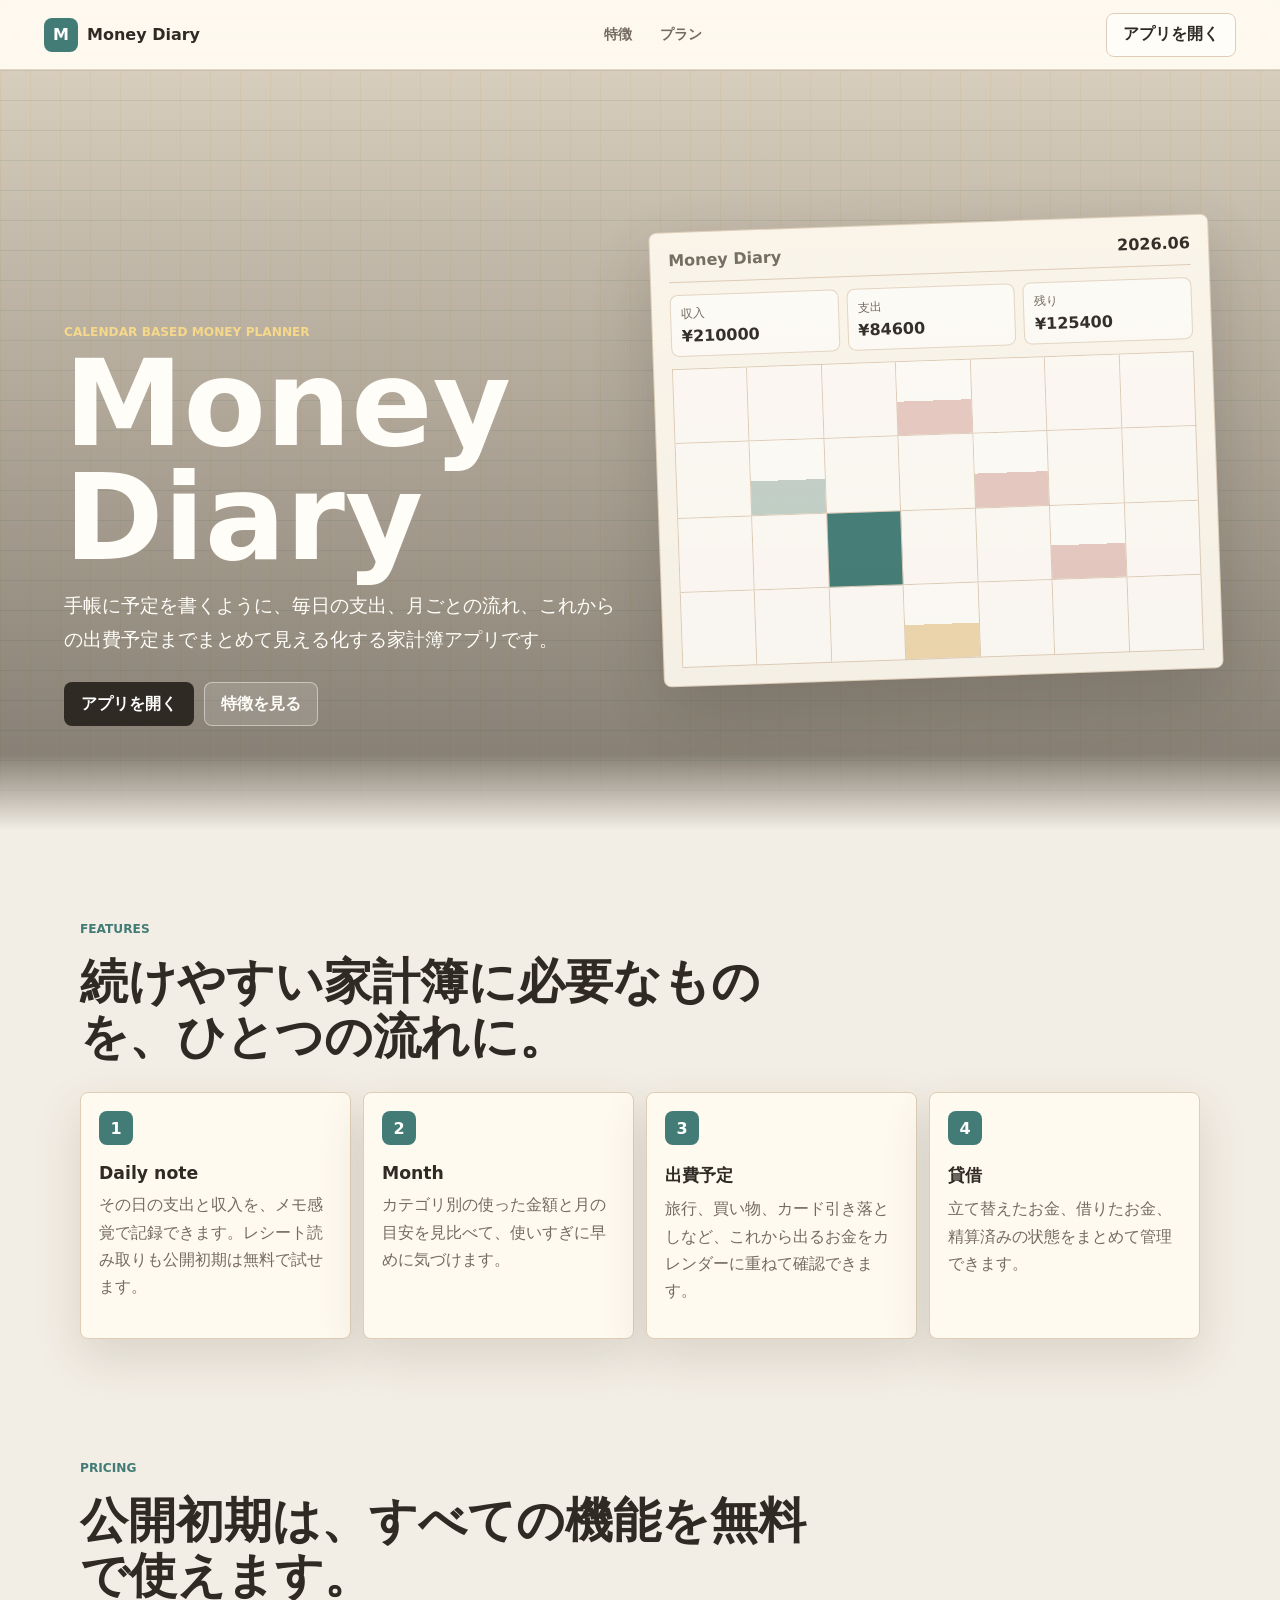
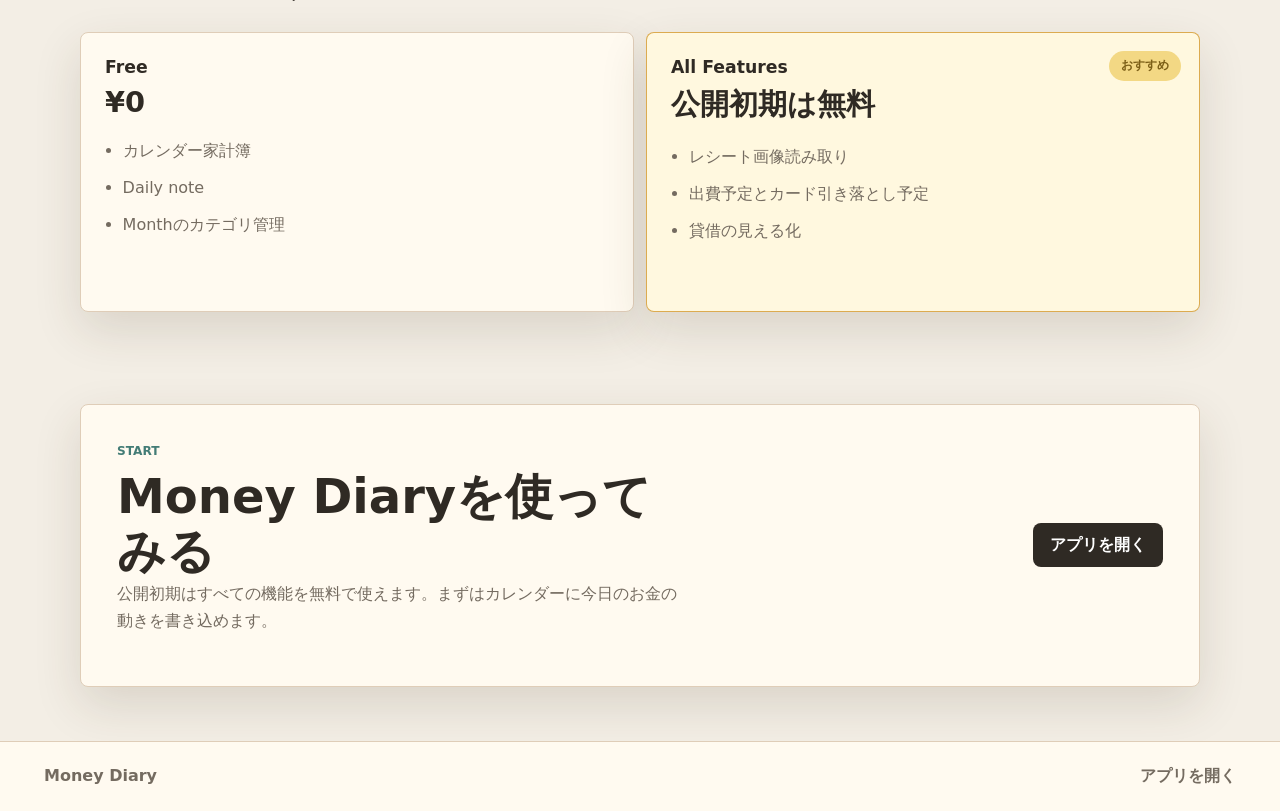
<file: index.html>
<!doctype html>
<html lang="ja">
  <head>
    <meta charset="utf-8" />
    <meta name="viewport" content="width=device-width, initial-scale=1" />
    <title>Money Diary | 手帳みたいに続ける家計簿</title>
    <meta
      name="description"
      content="Money Diaryは、カレンダーと手帳の感覚で支出、収入、出費予定、貸借を見える化できる家計簿Webアプリです。"
    />
    <link rel="stylesheet" href="./landing.css" />
  </head>
  <body>
    <header class="site-header">
      <a class="brand" href="./index.html" aria-label="Money Diary トップ">
        <span class="brand-mark">M</span>
        <span>Money Diary</span>
      </a>
      <nav class="site-nav" aria-label="ページ内リンク">
        <a href="#features">特徴</a>
        <a href="#pricing">プラン</a>
      </nav>
      <a class="header-button" href="./app.html">アプリを開く</a>
    </header>

    <main>
      <section class="hero">
        <div class="hero-backdrop" aria-hidden="true">
          <div class="diary-preview">
            <div class="preview-top">
              <span>Money Diary</span>
              <strong>2026.06</strong>
            </div>
            <div class="preview-summary">
              <div><span>収入</span><b>¥210000</b></div>
              <div><span>支出</span><b>¥84600</b></div>
              <div><span>残り</span><b>¥125400</b></div>
            </div>
            <div class="preview-calendar">
              <span></span><span></span><span></span><span class="has-note"></span><span></span><span></span><span></span>
              <span></span><span class="has-income"></span><span></span><span></span><span class="has-note"></span><span></span><span></span>
              <span></span><span></span><span class="is-today"></span><span></span><span></span><span class="has-note"></span><span></span>
              <span></span><span></span><span></span><span class="has-card"></span><span></span><span></span><span></span>
            </div>
          </div>
        </div>

        <div class="hero-content">
          <p class="eyebrow">Calendar based money planner</p>
          <h1>Money Diary</h1>
          <p class="hero-copy">
            手帳に予定を書くように、毎日の支出、月ごとの流れ、これからの出費予定までまとめて見える化する家計簿アプリです。
          </p>
          <div class="hero-actions">
            <a class="primary-link" href="./app.html">アプリを開く</a>
            <a class="secondary-link" href="#features">特徴を見る</a>
          </div>
        </div>
      </section>

      <section class="section-band product-flow" id="features">
        <div class="section-head">
          <p class="eyebrow">Features</p>
          <h2>続けやすい家計簿に必要なものを、ひとつの流れに。</h2>
        </div>
        <div class="feature-grid">
          <article class="feature-card">
            <span class="feature-icon">1</span>
            <h3>Daily note</h3>
            <p>その日の支出と収入を、メモ感覚で記録できます。レシート読み取りも公開初期は無料で試せます。</p>
          </article>
          <article class="feature-card">
            <span class="feature-icon">2</span>
            <h3>Month</h3>
            <p>カテゴリ別の使った金額と月の目安を見比べて、使いすぎに早めに気づけます。</p>
          </article>
          <article class="feature-card">
            <span class="feature-icon">3</span>
            <h3>出費予定</h3>
            <p>旅行、買い物、カード引き落としなど、これから出るお金をカレンダーに重ねて確認できます。</p>
          </article>
          <article class="feature-card">
            <span class="feature-icon">4</span>
            <h3>貸借</h3>
            <p>立て替えたお金、借りたお金、精算済みの状態をまとめて管理できます。</p>
          </article>
        </div>
      </section>

      <section class="section-band pricing" id="pricing">
        <div class="section-head">
          <p class="eyebrow">Pricing</p>
          <h2>公開初期は、すべての機能を無料で使えます。</h2>
        </div>
        <div class="price-grid">
          <article class="price-card">
            <h3>Free</h3>
            <p class="price">¥0</p>
            <ul>
              <li>カレンダー家計簿</li>
              <li>Daily note</li>
              <li>Monthのカテゴリ管理</li>
            </ul>
          </article>
          <article class="price-card is-premium">
            <div class="price-label">おすすめ</div>
            <h3>All Features</h3>
            <p class="price">公開初期は無料</p>
            <ul>
              <li>レシート画像読み取り</li>
              <li>出費予定とカード引き落とし予定</li>
              <li>貸借の見える化</li>
            </ul>
          </article>
        </div>
      </section>

      <section class="start-section">
        <div>
          <p class="eyebrow">Start</p>
          <h2>Money Diaryを使ってみる</h2>
          <p>公開初期はすべての機能を無料で使えます。まずはカレンダーに今日のお金の動きを書き込めます。</p>
        </div>
        <a class="primary-link" href="./app.html">アプリを開く</a>
      </section>
    </main>

    <footer class="site-footer">
      <span>Money Diary</span>
      <a href="./app.html">アプリを開く</a>
    </footer>
  </body>
</html>
</file>
<file: landing.css>
:root {
  color-scheme: light;
  --paper: #fffaf0;
  --paper-deep: #f4ead8;
  --ink: #2f2a24;
  --muted: #746b60;
  --rule: #dfcdb8;
  --accent: #437c76;
  --accent-dark: #285e59;
  --accent-soft: #dcebe8;
  --rose: #b96562;
  --gold: #d9a441;
  --leaf: #7f9f75;
  --shadow: 0 18px 48px rgba(64, 47, 28, 0.14);
}

* {
  box-sizing: border-box;
}

html {
  scroll-behavior: smooth;
}

body {
  margin: 0;
  min-height: 100vh;
  color: var(--ink);
  background: #f3eee5;
  font-family: ui-rounded, "Hiragino Sans", "Yu Gothic", system-ui, sans-serif;
}

a {
  color: inherit;
  text-decoration: none;
}

button,
input {
  font: inherit;
}

button {
  cursor: pointer;
}

.site-header {
  position: sticky;
  top: 0;
  z-index: 20;
  display: grid;
  grid-template-columns: auto 1fr auto;
  align-items: center;
  gap: 18px;
  min-height: 70px;
  padding: 12px clamp(16px, 4vw, 44px);
  border-bottom: 1px solid rgba(223, 205, 184, 0.8);
  background: rgba(255, 250, 240, 0.92);
  backdrop-filter: blur(14px);
}

.brand {
  display: inline-flex;
  align-items: center;
  gap: 9px;
  font-weight: 900;
}

.brand-mark {
  display: inline-grid;
  width: 34px;
  height: 34px;
  place-items: center;
  border-radius: 8px;
  color: #fff;
  background: var(--accent);
}

.site-nav {
  display: flex;
  justify-content: center;
  gap: clamp(12px, 3vw, 28px);
  color: var(--muted);
  font-size: 0.9rem;
  font-weight: 800;
}

.header-button,
.primary-link,
.secondary-link,
.secondary-button {
  display: inline-grid;
  min-height: 44px;
  place-items: center;
  border: 1px solid transparent;
  border-radius: 8px;
  padding: 0 16px;
  font-weight: 900;
  white-space: nowrap;
}

.header-button,
.secondary-link,
.secondary-button {
  border-color: var(--rule);
  color: var(--ink);
  background: #fffdf8;
}

.primary-link {
  color: #fff;
  background: var(--ink);
}

.hero {
  position: relative;
  display: grid;
  min-height: min(760px, calc(100vh - 70px));
  overflow: hidden;
  padding: clamp(56px, 9vw, 104px) clamp(18px, 5vw, 70px);
  align-items: end;
  background:
    linear-gradient(rgba(47, 42, 36, 0.12), rgba(47, 42, 36, 0.58)),
    linear-gradient(rgba(67, 124, 118, 0.12) 1px, transparent 1px),
    linear-gradient(90deg, rgba(217, 164, 65, 0.1) 1px, transparent 1px),
    #efe4d2;
  background-size: auto, 30px 30px, 30px 30px, auto;
}

.hero::after {
  content: "";
  position: absolute;
  right: 0;
  bottom: 0;
  left: 0;
  height: 76px;
  background: linear-gradient(transparent, #f3eee5);
}

.hero-backdrop {
  position: absolute;
  inset: 0;
  display: grid;
  place-items: center end;
  padding: clamp(18px, 5vw, 70px);
  opacity: 0.96;
}

.diary-preview {
  width: min(560px, 72vw);
  transform: rotate(-2deg);
  border: 1px solid rgba(223, 205, 184, 0.92);
  border-radius: 8px;
  padding: 18px;
  background: rgba(255, 250, 240, 0.95);
  box-shadow: 0 24px 70px rgba(47, 42, 36, 0.22);
}

.preview-top {
  display: flex;
  justify-content: space-between;
  gap: 16px;
  padding-bottom: 12px;
  border-bottom: 1px solid var(--rule);
  color: var(--muted);
  font-weight: 900;
}

.preview-top strong {
  color: var(--ink);
}

.preview-summary {
  display: grid;
  grid-template-columns: repeat(3, 1fr);
  gap: 8px;
  padding: 12px 0;
}

.preview-summary div {
  display: grid;
  gap: 4px;
  border: 1px solid rgba(223, 205, 184, 0.8);
  border-radius: 8px;
  padding: 10px;
  background: #fffdf8;
}

.preview-summary span {
  color: var(--muted);
  font-size: 0.75rem;
}

.preview-calendar {
  display: grid;
  grid-template-columns: repeat(7, 1fr);
  border-top: 1px solid var(--rule);
  border-left: 1px solid var(--rule);
}

.preview-calendar span {
  aspect-ratio: 1;
  border-right: 1px solid var(--rule);
  border-bottom: 1px solid var(--rule);
  background: rgba(255, 253, 248, 0.75);
}

.preview-calendar .has-note {
  background: linear-gradient(#fffdf8 54%, rgba(185, 101, 98, 0.3) 54%);
}

.preview-calendar .has-income {
  background: linear-gradient(#fffdf8 54%, rgba(67, 124, 118, 0.3) 54%);
}

.preview-calendar .has-card {
  background: linear-gradient(#fffdf8 54%, rgba(217, 164, 65, 0.36) 54%);
}

.preview-calendar .is-today {
  background: var(--accent);
}

.hero-content {
  position: relative;
  z-index: 1;
  width: min(720px, 100%);
  color: #fffdf8;
}

.eyebrow {
  margin: 0 0 8px;
  color: var(--accent);
  font-size: 0.76rem;
  font-weight: 900;
  letter-spacing: 0;
  text-transform: uppercase;
}

.hero .eyebrow {
  color: #f6d88a;
}

h1,
h2,
h3,
p {
  margin-top: 0;
}

h1 {
  margin-bottom: 14px;
  font-size: clamp(3rem, 10vw, 7.5rem);
  line-height: 0.95;
  letter-spacing: 0;
}

h2 {
  margin-bottom: 0;
  font-size: clamp(1.65rem, 4vw, 3rem);
  line-height: 1.15;
  letter-spacing: 0;
}

h3 {
  margin-bottom: 8px;
  font-size: 1.08rem;
}

.hero-copy {
  width: min(560px, 100%);
  margin-bottom: 24px;
  font-size: clamp(1rem, 2.4vw, 1.2rem);
  line-height: 1.8;
}

.hero-actions {
  display: flex;
  flex-wrap: wrap;
  gap: 10px;
}

.hero .secondary-link {
  border-color: rgba(255, 253, 248, 0.45);
  color: #fffdf8;
  background: rgba(255, 253, 248, 0.12);
}

.section-band,
.start-section {
  width: min(1120px, calc(100% - 32px));
  margin: 0 auto;
  padding: clamp(56px, 8vw, 92px) 0;
}

.section-head {
  display: grid;
  gap: 10px;
  width: min(760px, 100%);
  margin-bottom: 28px;
}

.section-head .eyebrow,
.start-section .eyebrow {
  color: var(--accent);
}

.feature-grid,
.price-grid {
  display: grid;
  grid-template-columns: repeat(4, minmax(0, 1fr));
  gap: 12px;
}

.feature-card,
.price-card,
.start-section,
.auth-steps div {
  border: 1px solid var(--rule);
  border-radius: 8px;
  background: var(--paper);
  box-shadow: var(--shadow);
}

.feature-card {
  display: grid;
  align-content: start;
  min-height: 210px;
  padding: 18px;
}

.feature-icon {
  display: inline-grid;
  width: 34px;
  height: 34px;
  place-items: center;
  margin-bottom: 18px;
  border-radius: 8px;
  color: #fff;
  background: var(--accent);
  font-weight: 900;
}

.feature-card p,
.price-card li,
.start-section p,
.auth-steps span {
  color: var(--muted);
  line-height: 1.7;
}

.auth-steps {
  display: grid;
  grid-template-columns: repeat(3, 1fr);
  gap: 12px;
}

.auth-steps div {
  display: grid;
  gap: 8px;
  padding: 18px;
}

.auth-steps strong {
  font-size: 1.02rem;
}

.pricing {
  padding-top: 30px;
}

.price-grid {
  grid-template-columns: repeat(2, minmax(0, 1fr));
}

.price-card {
  position: relative;
  min-height: 280px;
  padding: 24px;
}

.price-card.is-premium {
  border-color: rgba(217, 164, 65, 0.9);
  background: #fff8df;
}

.price-label {
  position: absolute;
  top: 18px;
  right: 18px;
  display: inline-grid;
  min-height: 30px;
  place-items: center;
  border-radius: 999px;
  padding: 0 12px;
  color: #7c5f17;
  background: #f3d884;
  font-size: 0.78rem;
  font-weight: 900;
}

.price {
  margin-bottom: 18px;
  font-size: 1.8rem;
  font-weight: 900;
}

.price-card ul {
  display: grid;
  gap: 10px;
  margin: 0;
  padding-left: 1.1em;
}

.start-section {
  display: grid;
  grid-template-columns: minmax(0, 0.95fr) minmax(300px, 0.75fr);
  align-items: center;
  gap: 24px;
  margin-bottom: 54px;
  padding: clamp(24px, 5vw, 36px);
}

.start-section .primary-link {
  justify-self: end;
}

.site-footer {
  display: flex;
  justify-content: space-between;
  gap: 16px;
  padding: 24px clamp(16px, 4vw, 44px);
  border-top: 1px solid var(--rule);
  color: var(--muted);
  background: var(--paper);
  font-weight: 800;
}

@media (max-width: 860px) {
  .site-header {
    grid-template-columns: 1fr auto;
  }

  .site-nav {
    display: none;
  }

  .hero {
    min-height: 720px;
    align-items: end;
  }

  .hero-backdrop {
    place-items: start center;
    padding-top: 34px;
  }

  .diary-preview {
    width: min(420px, 92vw);
    opacity: 0.82;
  }

  .hero-content {
    padding-top: 260px;
  }

  .feature-grid,
  .auth-steps,
  .price-grid,
  .start-section {
    grid-template-columns: 1fr;
  }

  .start-section .primary-link {
    justify-self: stretch;
  }
}

@media (max-width: 480px) {
  .site-header {
    min-height: 64px;
    padding-inline: 12px;
  }

  .brand span:last-child {
    display: none;
  }

  .header-button {
    min-height: 40px;
    padding-inline: 12px;
    font-size: 0.86rem;
  }

  .hero {
    min-height: 690px;
    padding-inline: 16px;
  }

  .hero-content {
    padding-top: 240px;
  }

  .preview-summary {
    grid-template-columns: 1fr;
  }

  .preview-summary div:nth-child(2),
  .preview-summary div:nth-child(3) {
    display: none;
  }

  .feature-card {
    min-height: auto;
  }

  .site-footer {
    flex-direction: column;
  }
}
</file>
